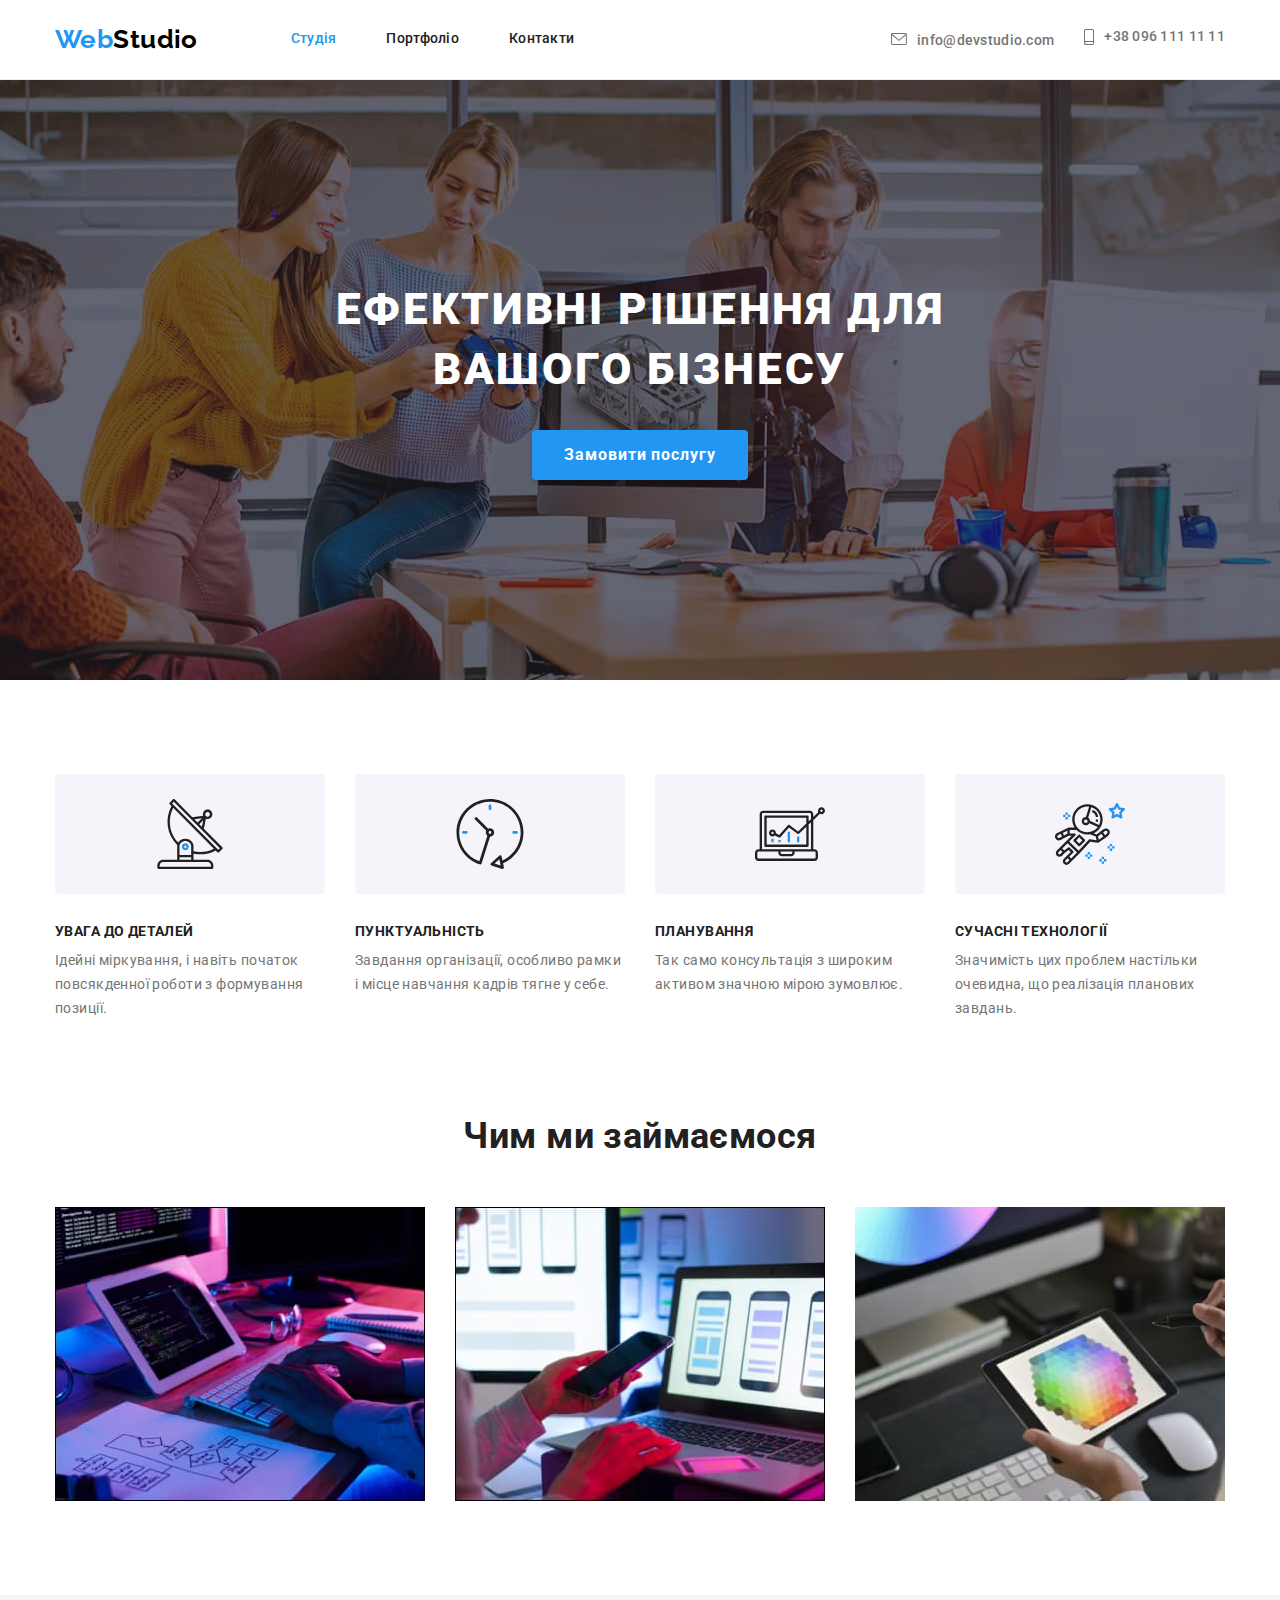
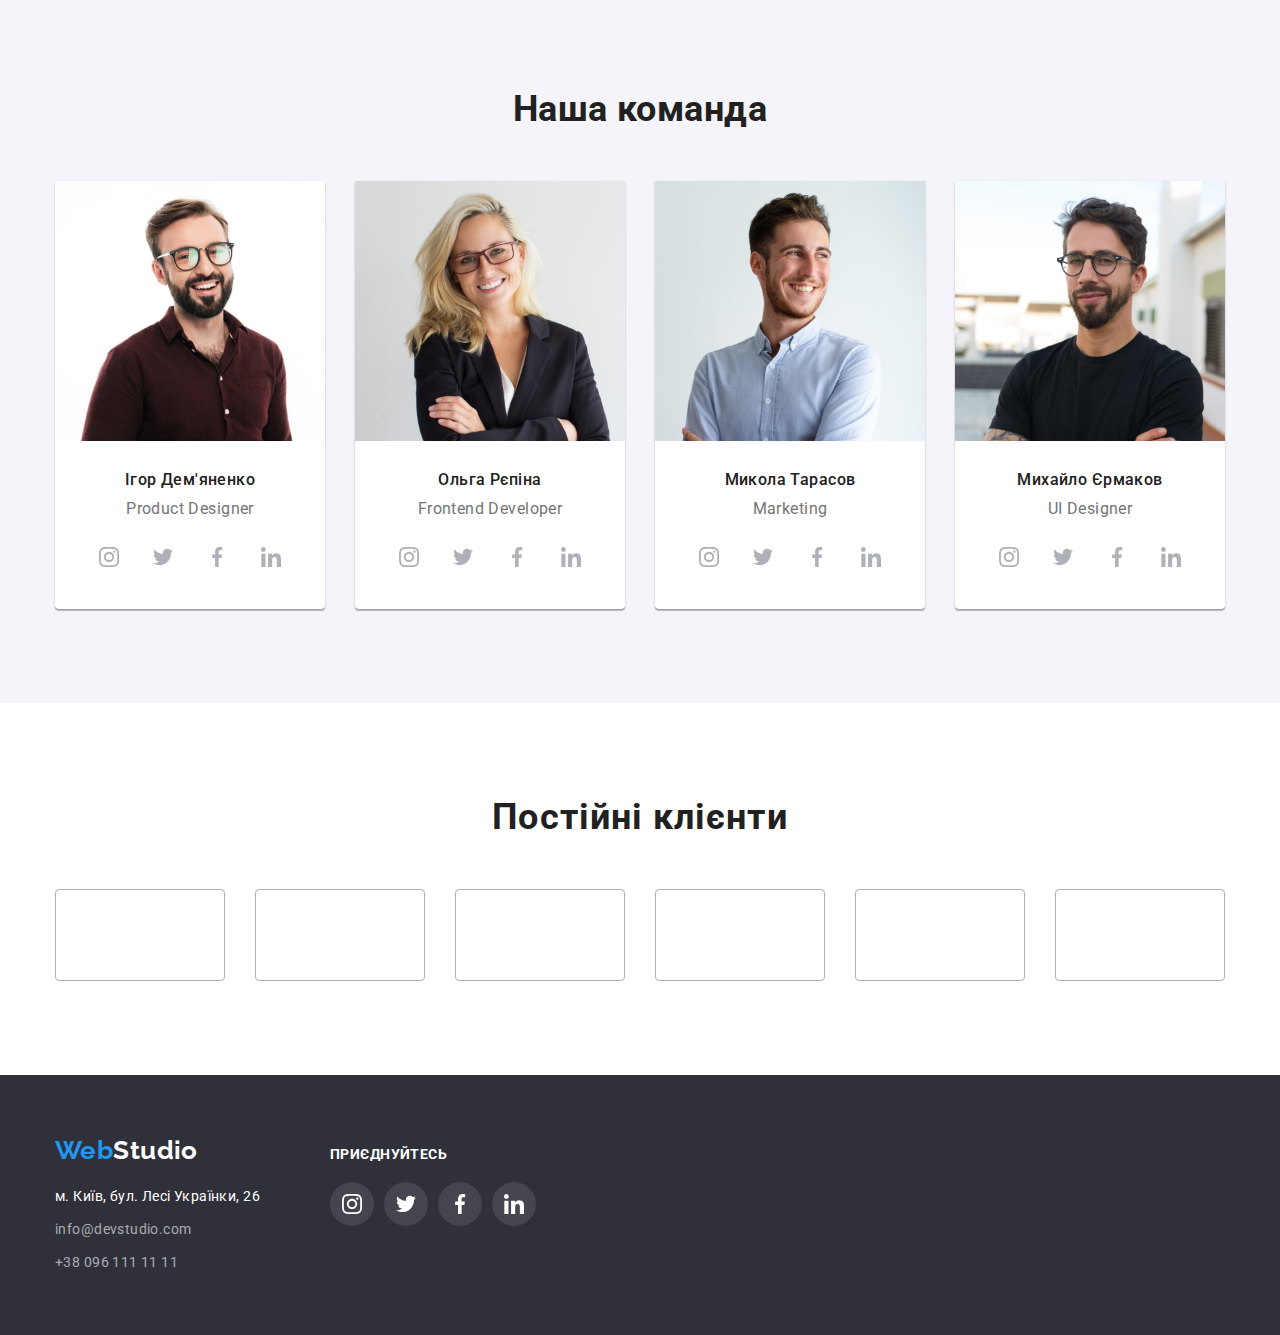
<file: index.html>
<!DOCTYPE html>
<html lang="uk">
  <head>
    <meta charset="UTF-8" />
    <meta http-equiv="X-UA-Compatible" content="IE=edge" />
    <meta name="viewport" content="width=device-width, initial-scale=1.0" />
    <title>Document</title>

    <link rel="preconnect" href="https://fonts.googleapis.com" />
    <link rel="preconnect" href="https://fonts.gstatic.com" crossorigin />
    <link
      href="https://fonts.googleapis.com/css2?family=Raleway:wght@700&family=Roboto:wght@400;500;700;900&display=swap"
      rel="stylesheet"
    />
    <link
      rel="stylesheet"
      href="https://cdnjs.cloudflare.com/ajax/libs/modern-normalize/1.1.0/modern-normalize.min.css"
    />
    <link rel="stylesheet" href="./css/style.css" />
  </head>
  <body>
    <header class="page-header">
      <div class="container header-container">
        <nav class="main-nav">
          <a href="./index.html" class="logo"
            ><span class="accent">Web</span>Studio</a
          >
          <ul class="site-nav">
            <li class="item">
              <a href="./index.html" class="nav-link current">Студія</a>
            </li>
            <li class="item">
              <a href="./portfolio.html" class="nav-link">Портфоліо</a>
            </li>
            <li class="item">
              <a href="" class="nav-link">Контакти</a>
            </li>
          </ul>
        </nav>
        <ul class="contacts-nav">
          <li class="item">
            <a href="mailto:info@devstudio.com" class="contacts-link">
              <svg class="contacts-icon" width="16" height="12">
                <use href="./images/symbol-defs.svg#icon-envelope"></use>
              </svg>
              info@devstudio.com</a
            >
          </li>
          <li class="item">
            <a href="tel:+380961111111" class="contacts-link">
              <svg class="contacts-icon" width="10" height="16">
                <use href="./images/symbol-defs.svg#icon-smartphone"></use>
              </svg>
              +38 096 111 11 11
            </a>
          </li>
        </ul>
      </div>
    </header>
    <main>
      <section class="section hero">
        <h1 class="hero-title">Ефективні рішення для вашого бізнесу</h1>
        <button type="button" class="hero-btn">Замовити послугу</button>
      </section>
      <section class="section">
        <div class="container">
          <h2 class="visually-hidden">Особливості</h2>
          <ul class="features">
            <li class="item">
              <div class="features-icons">
                <svg class="icon">
                  <use href="./images/symbol-defs.svg#icon-Group-1"></use>
                </svg>
              </div>
              <h3 class="features-title">Увага до деталей</h3>
              <p class="features-text">
                Ідейні міркування, і навіть початок повсякденної роботи з
                формування позиції.
              </p>
            </li>
            <li class="item">
              <div class="features-icons">
                <svg class="icon">
                  <use href="./images/symbol-defs.svg#icon-Group-2"></use>
                </svg>
              </div>
              <h3 class="features-title">Пунктуальність</h3>
              <p class="features-text">
                Завдання організації, особливо рамки і місце навчання кадрів
                тягне у себе.
              </p>
            </li>
            <li class="item">
              <div class="features-icons">
                <svg class="icon">
                  <use href="./images/symbol-defs.svg#icon-Group-3"></use>
                </svg>
              </div>
              <h3 class="features-title">Планування</h3>
              <p class="features-text">
                Так само консультація з широким активом значною мірою зумовлює.
              </p>
            </li>
            <li class="item">
              <div class="features-icons">
                <svg class="icon">
                  <use href="./images/symbol-defs.svg#icon-Group-4"></use>
                </svg>
              </div>
              <h3 class="features-title">Сучасні технології</h3>
              <p class="features-text">
                Значимість цих проблем настільки очевидна, що реалізація
                планових завдань.
              </p>
            </li>
          </ul>
        </div>
      </section>
      <section class="section activity">
        <div class="container">
          <h2 class="section-title">Чим ми займаємося</h2>
          <ul class="section-list">
            <li class="item">
              <img src="./images/1.jpg" alt="box1" width="370" height="294" />
            </li>
            <li class="item">
              <img src="./images/2.jpg" alt="box2" width="370" height="294" />
            </li>
            <li class="item">
              <img src="./images/3.jpg" alt="box3" width="370" height="294" />
            </li>
          </ul>
        </div>
      </section>
      <section class="section team">
        <div class="container">
          <h2 class="section-title">Наша команда</h2>
          <ul class="team-list">
            <li class="item">
              <img
                src="./images/member1.jpg"
                alt="member1"
                width="270"
                height="260"
              />
              <div class="member-info">
                <h3 class="title">Ігор Дем'яненко</h3>
                <p class="text">Product Designer</p>
                <ul class="social-links-list">
                  <li>
                    <a href="" class="social-link">
                      <svg class="social-icons" width="20" height="20">
                        <use
                          href="./images/symbol-defs.svg#icon-instagram"
                        ></use>
                      </svg>
                    </a>
                  </li>
                  <li>
                    <a href="" class="social-link">
                      <svg class="social-icons" width="20" height="20">
                        <use href="./images/symbol-defs.svg#icon-twitter"></use>
                      </svg>
                    </a>
                  </li>
                  <li>
                    <a href="" class="social-link">
                      <svg class="social-icons" width="20" height="20">
                        <use
                          href="./images/symbol-defs.svg#icon-facebook"
                        ></use>
                      </svg>
                    </a>
                  </li>
                  <li>
                    <a href="" class="social-link">
                      <svg class="social-icons" width="20" height="20">
                        <use
                          href="./images/symbol-defs.svg#icon-linkedin"
                        ></use>
                      </svg>
                    </a>
                  </li>
                </ul>
              </div>
            </li>
            <li class="item">
              <img
                src="./images/member2.jpg"
                alt="member2"
                width="270"
                height="260"
              />
              <div class="member-info">
                <h3 class="title">Ольга Рєпіна</h3>
                <p class="text">Frontend Developer</p>
                <ul class="social-links-list">
                  <li>
                    <a href="" class="social-link">
                      <svg class="social-icons" width="20" height="20">
                        <use
                          href="./images/symbol-defs.svg#icon-instagram"
                        ></use>
                      </svg>
                    </a>
                  </li>
                  <li>
                    <a href="" class="social-link">
                      <svg class="social-icons" width="20" height="20">
                        <use href="./images/symbol-defs.svg#icon-twitter"></use>
                      </svg>
                    </a>
                  </li>
                  <li>
                    <a href="" class="social-link">
                      <svg class="social-icons" width="20" height="20">
                        <use
                          href="./images/symbol-defs.svg#icon-facebook"
                        ></use>
                      </svg>
                    </a>
                  </li>
                  <li>
                    <a href="" class="social-link">
                      <svg class="social-icons" width="20" height="20">
                        <use
                          href="./images/symbol-defs.svg#icon-linkedin"
                        ></use>
                      </svg>
                    </a>
                  </li>
                </ul>
              </div>
            </li>
            <li class="item">
              <img
                src="./images/member3.jpg"
                alt="member3"
                width="270"
                height="260"
              />
              <div class="member-info">
                <h3 class="title">Микола Тарасов</h3>
                <p class="text">Marketing</p>
                <ul class="social-links-list">
                  <li>
                    <a href="" class="social-link">
                      <svg class="social-icons" width="20" height="20">
                        <use
                          href="./images/symbol-defs.svg#icon-instagram"
                        ></use>
                      </svg>
                    </a>
                  </li>
                  <li>
                    <a href="" class="social-link">
                      <svg class="social-icons" width="20" height="20">
                        <use href="./images/symbol-defs.svg#icon-twitter"></use>
                      </svg>
                    </a>
                  </li>
                  <li>
                    <a href="" class="social-link">
                      <svg class="social-icons" width="20" height="20">
                        <use
                          href="./images/symbol-defs.svg#icon-facebook"
                        ></use>
                      </svg>
                    </a>
                  </li>
                  <li>
                    <a href="" class="social-link">
                      <svg class="social-icons" width="20" height="20">
                        <use
                          href="./images/symbol-defs.svg#icon-linkedin"
                        ></use>
                      </svg>
                    </a>
                  </li>
                </ul>
              </div>
            </li>
            <li class="item">
              <img
                src="./images/member4.jpg"
                alt="member4"
                width="270"
                height="260"
              />
              <div class="member-info">
                <h3 class="title">Михайло Єрмаков</h3>
                <p class="text">UI Designer</p>
                <ul class="social-links-list">
                  <li>
                    <a href="" class="social-link">
                      <svg class="social-icons" width="20" height="20">
                        <use
                          href="./images/symbol-defs.svg#icon-instagram"
                        ></use>
                      </svg>
                    </a>
                  </li>
                  <li>
                    <a href="" class="social-link">
                      <svg class="social-icons" width="20" height="20">
                        <use href="./images/symbol-defs.svg#icon-twitter"></use>
                      </svg>
                    </a>
                  </li>
                  <li>
                    <a href="" class="social-link">
                      <svg class="social-icons" width="20" height="20">
                        <use
                          href="./images/symbol-defs.svg#icon-facebook"
                        ></use>
                      </svg>
                    </a>
                  </li>

                  <li>
                    <a href="" class="social-link">
                      <svg class="social-icons" width="20" height="20">
                        <use
                          href="./images/symbol-defs.svg#icon-linkedin"
                        ></use>
                      </svg>
                    </a>
                  </li>
                </ul>
              </div>
            </li>
          </ul>
        </div>
      </section>
      <section class="section">
        <div class="container">
          <h2 class="clients-title">Постійні клієнти</h2>
          <ul class="clients-list">
            <li class="item">
              <a
                href=""
                target="_blank"
                rel="noopener noreferrent"
                class="link"
              >
                <svg class="clients-icon" width="106" height="60">
                  <use href="./images/symbol-defs.svg#icon-Logo-1"></use>
                </svg>
              </a>
            </li>
            <li class="item">
              <a
                href=""
                target="_blank"
                rel="noopener noreferrent"
                class="link"
              >
                <svg class="clients-icon" width="106" height="60">
                  <use href="./images/symbol-defs.svg#icon-Logo-2"></use>
                </svg>
              </a>
            </li>
            <li class="item">
              <a
                href=""
                target="_blank"
                rel="noopener noreferrent"
                class="link"
              >
                <svg class="clients-icon" width="106" height="60">
                  <use href="./images/symbol-defs.svg#icon-Logo-3"></use>
                </svg>
              </a>
            </li>
            <li class="item">
              <a
                href=""
                target="_blank"
                rel="noopener noreferrent"
                class="link"
              >
                <svg class="clients-icon" width="106" height="60">
                  <use href="./images/symbol-defs.svg#icon-Logo-4"></use>
                </svg>
              </a>
            </li>
            <li class="item">
              <a
                href=""
                target="_blank"
                rel="noopener noreferrent"
                class="link"
              >
                <svg class="clients-icon" width="106" height="60">
                  <use href="./images/symbol-defs.svg#icon-Logo-5"></use>
                </svg>
              </a>
            </li>
            <li class="item">
              <a
                href=""
                target="_blank"
                rel="noopener noreferrent"
                class="link"
              >
                <svg class="clients-icon" width="106" height="60">
                  <use href="./images/symbol-defs.svg#icon-Logo-6"></use>
                </svg>
              </a>
            </li>
          </ul>
        </div>
      </section>
    </main>
    <footer class="page-footer">
      <div class="container footer-container">
        <div>
          <a href="./index.html" class="logo"
            ><span class="accent">Web</span>Studio</a
          >
          <address>
            <ul class="contacts-list">
              <li class="item">
                <a
                  href="https://goo.gl/maps/iiZ4q8Yc7zTfPGvo6"
                  target="_blank"
                  rel="noopener noreferrent"
                  class="footer-link"
                  >м. Київ, бул. Лесі Українки, 26</a
                >
              </li>
              <li class="item">
                <a href="mailto:info@devstudio.com" class="footer-contacts"
                  >info@devstudio.com</a
                >
              </li>
              <li class="item">
                <a href="tel:+380961111111" class="footer-contacts"
                  >+38 096 111 11 11</a
                >
              </li>
            </ul>
          </address>
        </div>
        <div class="join-in">
          <h2 class="footer-social-text">приєднуйтесь</h2>
          <ul class="footer-social-list">
            <li>
              <a href="" class="footer-social-link">
                <svg class="social-icons" width="20" height="20">
                  <use href="./images/symbol-defs.svg#icon-instagram"></use>
                </svg>
              </a>
            </li>
            <li>
              <a href="" class="footer-social-link">
                <svg class="social-icons" width="20" height="20">
                  <use href="./images/symbol-defs.svg#icon-twitter"></use>
                </svg>
              </a>
            </li>
            <li>
              <a href="" class="footer-social-link">
                <svg class="social-icons" width="20" height="20">
                  <use href="./images/symbol-defs.svg#icon-facebook"></use>
                </svg>
              </a>
            </li>
            <li>
              <a href="" class="footer-social-link">
                <svg class="social-icons" width="20" height="20">
                  <use href="./images/symbol-defs.svg#icon-linkedin"></use>
                </svg>
              </a>
            </li>
          </ul>
        </div>
      </div>
    </footer>
  </body>
</html>
</file>
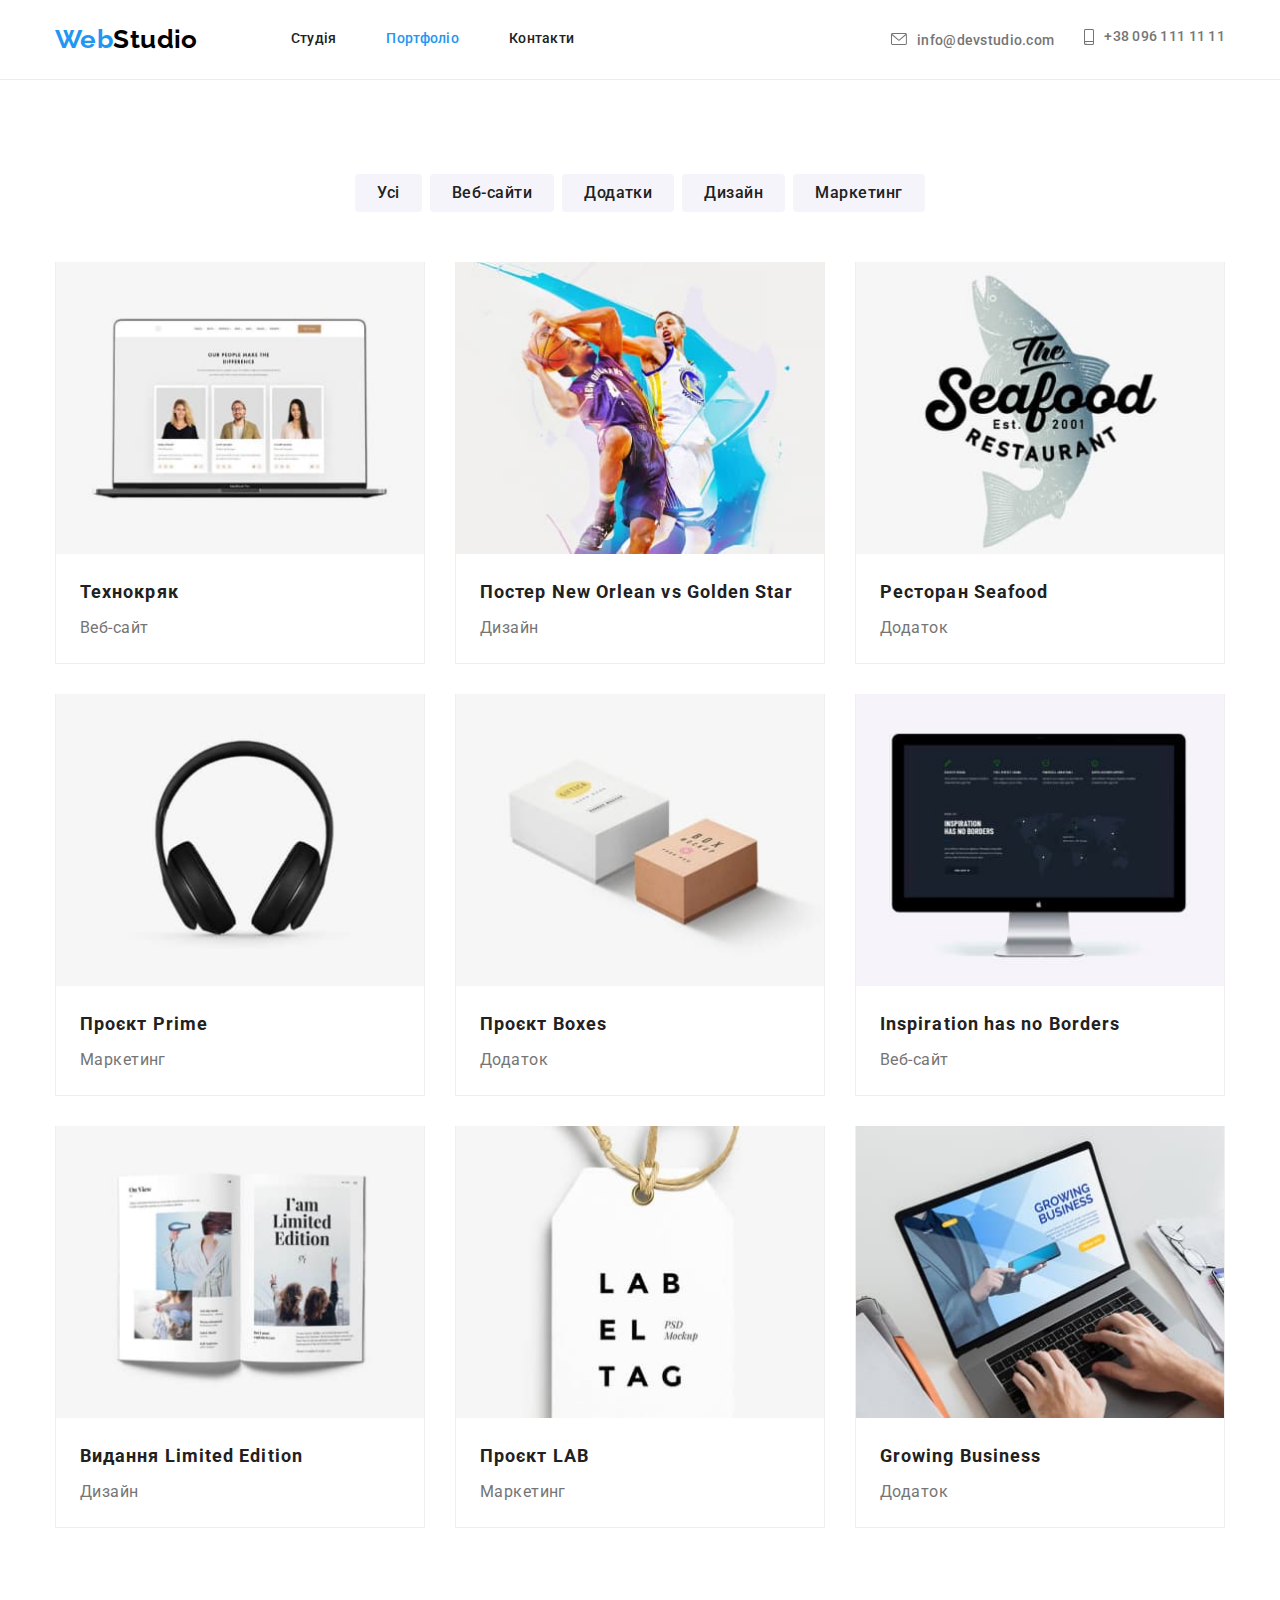
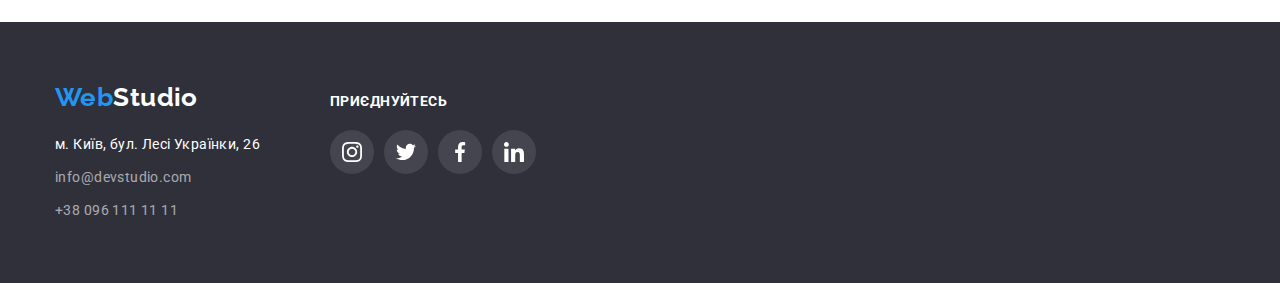
<file: portfolio.html>
<!DOCTYPE html>
<html lang="uk">
  <head>
    <meta charset="UTF-8" />
    <meta http-equiv="X-UA-Compatible" content="IE=edge" />
    <meta name="viewport" content="width=device-width, initial-scale=1.0" />
    <title>Document</title>

    <link rel="preconnect" href="https://fonts.googleapis.com" />
    <link rel="preconnect" href="https://fonts.gstatic.com" crossorigin />
    <link
      href="https://fonts.googleapis.com/css2?family=Raleway:wght@700&family=Roboto:wght@400;500;700;900&display=swap"
      rel="stylesheet"
    />
    <link
      rel="stylesheet"
      href="https://cdnjs.cloudflare.com/ajax/libs/modern-normalize/1.1.0/modern-normalize.min.css"
    />
    <link rel="stylesheet" href="./css/style.css" />
  </head>
  <body>
    <header class="page-header">
      <div class="container header-container">
        <nav class="main-nav">
          <a href="./index.html" class="logo"
            ><span class="accent">Web</span>Studio</a
          >
          <ul class="site-nav">
            <li class="item">
              <a href="./index.html" class="nav-link">Студія</a>
            </li>
            <li class="item">
              <a href="./portfolio.html" class="nav-link current">Портфоліо</a>
            </li>
            <li class="item">
              <a href="" class="nav-link">Контакти</a>
            </li>
          </ul>
        </nav>
        <ul class="contacts-nav">
          <li class="item">
            <a href="mailto:info@devstudio.com" class="contacts-link">
              <svg class="contacts-icon" width="16" height="12">
                <use href="./images/symbol-defs.svg#icon-envelope"></use>
              </svg>
              info@devstudio.com</a
            >
          </li>
          <li class="item">
            <a href="tel:+380961111111" class="contacts-link">
              <svg class="contacts-icon" width="10" height="16">
                <use href="./images/symbol-defs.svg#icon-smartphone"></use>
              </svg>
              +38 096 111 11 11
            </a>
          </li>
        </ul>
      </div>
    </header>
    <main>
      <section class="section">
        <div class="container">
          <h1 class="visually-hidden">Портфоліо</h1>
          <ul class="btns-list">
            <li class="item">
              <button type="button" class="portfolio-btn">Усі</button>
            </li>
            <li class="item">
              <button type="button" class="portfolio-btn">Веб-сайти</button>
            </li>
            <li class="item">
              <button type="button" class="portfolio-btn">Додатки</button>
            </li>
            <li class="item">
              <button type="button" class="portfolio-btn">Дизайн</button>
            </li>
            <li class="item">
              <button type="button" class="portfolio-btn">Маркетинг</button>
            </li>
          </ul>
          <ul class="projects-list">
            <li class="item">
              <a
                href=""
                target="_blank"
                rel="noopener noreferrent"
                class="link"
              >
                <img
                  src="./images/portfolio1.jpg"
                  alt="project1"
                  width="370"
                  height="294"
                />
                <div class="info">
                  <h2 class="title">Технокряк</h2>
                  <p class="text">Веб-сайт</p>
                </div>
              </a>
            </li>
            <li class="item">
              <a
                class="link"
                href=""
                target="_blank"
                rel="noopener noreferrent"
              >
                <img
                  src="./images/portfolio2.jpg"
                  alt="project2"
                  width="370"
                  height="294"
                />
                <div class="info">
                  <h2 class="title">Постер New Orlean vs Golden Star</h2>
                  <p class="text">Дизайн</p>
                </div>
              </a>
            </li>
            <li class="item">
              <a
                class="link"
                href=""
                target="_blank"
                rel="noopener noreferrent"
              >
                <img
                  src="./images/portfolio3.jpg"
                  alt="project3"
                  width="370"
                  height="294"
                />
                <div class="info">
                  <h2 class="title">Ресторан Seafood</h2>
                  <p class="text">Додаток</p>
                </div>
              </a>
            </li>
            <li class="item">
              <a
                class="link"
                href=""
                target="_blank"
                rel="noopener noreferrent"
              >
                <img
                  src="./images/portfolio4.jpg"
                  alt="project4"
                  width="370"
                  height="294"
                />
                <div class="info">
                  <h2 class="title">Проєкт Prime</h2>
                  <p class="text">Маркетинг</p>
                </div>
              </a>
            </li>
            <li class="item">
              <a
                class="link"
                href=""
                target="_blank"
                rel="noopener noreferrent"
              >
                <img
                  src="./images/portfolio5.jpg"
                  alt="project5"
                  width="370"
                  height="294"
                />
                <div class="info">
                  <h2 class="title">Проєкт Boxes</h2>
                  <p class="text">Додаток</p>
                </div>
              </a>
            </li>
            <li class="item">
              <a
                class="link"
                href=""
                target="_blank"
                rel="noopener noreferrent"
              >
                <img
                  src="./images/portfolio6.jpg"
                  alt="project6"
                  width="370"
                  height="294"
                />
                <div class="info">
                  <h2 class="title">Inspiration has no Borders</h2>
                  <p class="text">Веб-сайт</p>
                </div>
              </a>
            </li>
            <li class="item">
              <a
                class="link"
                href=""
                target="_blank"
                rel="noopener noreferrent"
              >
                <img
                  src="./images/portfolio7.jpg"
                  alt="project7"
                  width="370"
                  height="294"
                />
                <div class="info">
                  <h2 class="title">Видання Limited Edition</h2>
                  <p class="text">Дизайн</p>
                </div>
              </a>
            </li>
            <li class="item">
              <a href="" target="_blank" rel="noopener noreferrent">
                <img
                  src="./images/portfolio8.jpg"
                  alt="project8"
                  width="370"
                  height="294"
                  class="link"
                />
                <div class="info">
                  <h2 class="title">Проєкт LAB</h2>
                  <p class="text">Маркетинг</p>
                </div>
              </a>
            </li>
            <li class="item">
              <a
                class="link"
                href=""
                target="_blank"
                rel="noopener noreferrent"
              >
                <img
                  src="./images/portfolio9.jpg"
                  alt="project9"
                  width="370"
                  height="294"
                />
                <div class="info">
                  <h2 class="title">Growing Business</h2>
                  <p class="text">Додаток</p>
                </div>
              </a>
            </li>
          </ul>
        </div>
      </section>
    </main>
    <footer class="page-footer">
      <div class="container footer-container">
        <div>
          <a href="./index.html" class="logo"
            ><span class="accent">Web</span>Studio</a
          >
          <address>
            <ul class="contacts-list">
              <li class="item">
                <a
                  href="https://goo.gl/maps/iiZ4q8Yc7zTfPGvo6"
                  target="_blank"
                  rel="noopener noreferrent"
                  class="footer-link"
                  >м. Київ, бул. Лесі Українки, 26</a
                >
              </li>
              <li class="item">
                <a href="mailto:info@devstudio.com" class="footer-contacts"
                  >info@devstudio.com</a
                >
              </li>
              <li class="item">
                <a href="tel:+380961111111" class="footer-contacts"
                  >+38 096 111 11 11</a
                >
              </li>
            </ul>
          </address>
        </div>
        <div class="join-in">
          <h2 class="footer-social-text">приєднуйтесь</h2>
          <ul class="footer-social-list">
            <li>
              <a href="" class="footer-social-link">
                <svg class="social-icons" width="20" height="20">
                  <use href="./images/symbol-defs.svg#icon-instagram"></use>
                </svg>
              </a>
            </li>
            <li>
              <a href="" class="footer-social-link">
                <svg class="social-icons" width="20" height="20">
                  <use href="./images/symbol-defs.svg#icon-twitter"></use>
                </svg>
              </a>
            </li>
            <li>
              <a href="" class="footer-social-link">
                <svg class="social-icons" width="20" height="20">
                  <use href="./images/symbol-defs.svg#icon-facebook"></use>
                </svg>
              </a>
            </li>
            <li>
              <a href="" class="footer-social-link">
                <svg class="social-icons" width="20" height="20">
                  <use href="./images/symbol-defs.svg#icon-linkedin"></use>
                </svg>
              </a>
            </li>
          </ul>
        </div>
      </div>
    </footer>
  </body>
</html>
</file>
<file: css/style.css>
:root {
  --primary-text-color: #757575;
  --title-text-color: #212121;
  --accent-color: #2196f3;
  --white-color: #ffffff;
  --background-color: #2f303a;
  --light-bckgrnd-color: #f5f4fa;
}
h1,
h2,
h3,
p,
ul {
  list-style-type: none;
  padding: 0;
  margin-top: 0;
  margin-bottom: 0;
}
body {
  background-color: var(--white-color);
  color: var(--title-text-color);
  font-family: "Roboto", sans-serif;
  font-size: 14px;
  letter-spacing: 0.03em;
}
ul {
  list-style-type: none;
}
/* хедер 1170*80*/
.page-header {
  border-bottom: 1px solid #ececec;
  padding: 24px 0 24px 0;
}
.header-container {
  display: flex;
  align-items: center;
}

.section {
  padding-top: 94px;
  padding-bottom: 94px;
}
.container {
  width: 1200px;
  padding-left: 15px;
  padding-right: 15px;
  margin-left: auto;
  margin-right: auto;
}
.main-nav {
  display: flex;
  align-items: center;
}
.site-nav {
  display: flex;
}
.site-nav .item + .item {
  margin-left: 50px;
}
.site-nav .current {
  color: var(--accent-color);
}
.logo {
  margin-right: 93px;
  font-family: "Raleway", sans-serif;
  font-style: normal;
  font-weight: 700;
  font-size: 26px;
  line-height: 1.19;
  color: #000000;
  text-decoration: none;
}
.logo .accent {
  color: var(--accent-color);
}
.nav-link {
  display: block;
  text-decoration: none;
  font-weight: 500;
  line-height: 1.14;
  letter-spacing: 0.02em;
  color: var(--title-text-color);
}

.contacts-nav {
  display: flex;
  align-items: baseline;
  margin-left: auto;
  padding: 0;
}
.contacts-nav .item + .item {
  margin-left: 30px;
}
.contacts-icon {
  fill: currentColor;
}

.contacts-link {
  display: flex;
  gap: 10px;
  text-decoration: none;
  font-weight: 500;
  line-height: 1.14;
  letter-spacing: 0.02em;
  color: var(--primary-text-color);
}

.nav-link:hover,
.nav-link:focus,
.contacts-link:hover,
.contacts-link:focus {
  color: var(--accent-color);
}

.contacts-nav:hover .contacts-icon,
.contacts-nav:focus .contacts-icon {
  fill: var(--accent-color);
}
/* мейн контент */
/* перша секція */
.hero {
  background-color: var(--background-color);
  background-image: linear-gradient(
      rgba(47, 48, 58, 0.4),
      rgba(47, 48, 58, 0.4)
    ),
    url(../images/Img.jpg);
  background-repeat: no-repeat;
  background-position: center;
  background-size: cover;
  max-width: 1600px;
  padding-top: 200px;
  padding-bottom: 200px;
  margin: 0 auto;
}
.hero-title {
  width: 696px;
  margin-top: 0;
  margin-left: auto;
  margin-right: auto;
  margin-bottom: 30px;
  font-weight: 900;
  font-size: 44px;
  line-height: 1.36;
  text-align: center;
  letter-spacing: 0.06em;
  text-transform: uppercase;
  color: var(--white-color);
}
.hero-btn {
  margin-left: auto;
  margin-right: auto;
  padding: 10px 32px;
  border: none;
  border-radius: 4px;
  font-family: inherit;
  font-weight: 700;
  font-size: 16px;
  line-height: 1.87;
  display: flex;
  align-items: center;
  text-align: center;
  letter-spacing: 0.06em;
  color: var(--white-color);
  background: var(--accent-color);
  box-shadow: 0px 4px 4px rgba(0, 0, 0, 0.15);

  cursor: pointer;
}
.hero-btn:hover,
.hero-btn:focus {
  background-color: #188ce8;
}
/* features*/
.visually-hidden {
  position: absolute;
  white-space: nowrap;
  width: 1px;
  height: 1px;
  overflow: hidden;
  border: 0;
  padding: 0;
  clip: rect(0 0 0 0);
  clip-path: inset(50%);
  margin: -1px;
}
.features {
  display: flex;
  justify-content: center;
  align-items: center;
}

.features .item {
  width: calc((100% - 90px) / 4);
  height: 248px;
  margin-right: 30px;
}
.features .item:last-child {
  margin-right: 0;
}
.features-icons {
  display: flex;
  justify-content: center;
  align-items: center;
  gap: 30px;
  height: 120px;
  margin-bottom: 30px;
  border-radius: 4px;
}
.features-title {
  margin-bottom: 10px;
  font-weight: 700;
  font-size: 14px;
  line-height: 1.14;
  text-transform: uppercase;
  color: var(--title-text-color);
}
.features-text {
  line-height: 1.71;
  color: var(--primary-text-color);
}

/* третя секція  чим ми займаємось*/
img {
  display: block;
  max-width: 100%;
  height: auto;
}
.activity {
  padding-top: 0;
}
.section-title {
  margin-bottom: 50px;
  font-weight: 700;
  font-size: 36px;
  line-height: 1.16;
  text-align: center;
  color: var(--title-text-color);
}
.section-list {
  display: flex;
}
.section-list .item {
  margin-right: 30px;
}
.section-list .item:last-child {
  margin-right: 0;
}

/* команда */
.team {
  background-color: var(--light-bckgrnd-color);
}

.team-list {
  display: flex;
}
.team-list .item {
  width: 270px;
  margin-right: 30px;
  box-shadow: 0px 1px 3px rgba(0, 0, 0, 0.12), 0px 1px 1px rgba(0, 0, 0, 0.14),
    0px 2px 1px rgba(0, 0, 0, 0.2);
  border-radius: 0px 0px 4px 4px;
  background-color: var(--white-color);
}
.team-list .item:last-child {
  margin-right: 0;
}
.team-list .title {
  min-width: 270px;
  margin-bottom: 10px;
  font-weight: 500;
  font-size: 16px;
  line-height: 1.18;
  text-align: center;
  color: var(--title-text-color);
}
.team-list .text {
  min-width: 270px;
  margin-bottom: 16px;
  font-size: 16px;
  line-height: 1.18;
  text-align: center;
  color: var(--primary-text-color);
}
.member-info {
  padding: 30px 0 30px 0;
}
.social-links-list {
  display: flex;
  justify-content: center;
  gap: 10px;
}
.social-link {
  display: flex;
  justify-content: center;
  align-items: center;
  width: 44px;
  height: 44px;
  border-radius: 50%;
  color: #afb1b8;
  background-color: var(--white-color);
}
.social-icons {
  fill: currentColor;
}
.social-link:hover,
.social-link:focus {
  background-color: var(--accent-color);
}
.social-link:hover .social-icons,
.social-link:focus .social-icons {
  fill: var(--white-color);
}
/* Клієнти */
.clients-title {
  font-weight: 700;
  font-size: 36px;
  line-height: 1.16;
  text-align: center;
  letter-spacing: 0.03em;
  margin-bottom: 50px;
}
.clients-list {
  display: flex;
  justify-content: center;
  align-items: center;
  gap: 30px;
  cursor: pointer;
}
.clients-list .item {
  width: 170px;
  height: 92px;
}
.clients-list .link {
  display: flex;
  justify-content: center;
  align-items: center;
  width: 100%;
  height: 100%;
  padding: 16px 32px;
  color: #afb1b8;
  border: 1px solid #afb1b8;
  border-radius: 4px;
}

.clients-icon {
  fill: currentColor;
}

.clients-list .link:hover,
.clients-list .link:focus {
  color: var(--accent-color);
  border: 1px solid var(--accent-color);
}
/* футер */

.page-footer {
  background-color: var(--background-color);
  padding: 60px 0 60px 0;
}
.footer-container {
  display: flex;
  align-items: baseline;
  gap: 70px;
}
.page-footer .logo {
  display: inline-block;
  margin-right: 0;
  margin-bottom: 20px;
  color: var(--white-color);
}
address {
  font-style: normal;
}
a {
  color: var(--title-text-color);
  text-decoration: none;
  outline: none;
  line-height: 1.71;
}
.contacts-list {
  padding-left: 0;
}
.contacts-list .item {
  margin-bottom: 9px;
}
.contacts-list .item:last-child {
  margin-bottom: 0;
}
.footer-link {
  color: var(--white-color);
}
.footer-contacts {
  color: rgba(255, 255, 255, 0.6);
}

.footer-contacts:hover,
.footer-contacts:focus {
  color: var(--accent-color);
}

.footer-social-text {
  font-size: 14px;
  font-weight: 700;
  line-height: 1.14;
  text-transform: uppercase;
  color: var(--white-color);
  margin-bottom: 20px;
}
.footer-social-list {
  display: flex;
  justify-content: center;
  align-items: center;
  gap: 10px;
}
.footer-social-link {
  display: flex;
  justify-content: center;
  align-items: center;
  width: 44px;
  height: 44px;
  border-radius: 50%;
  background-color: rgba(255, 255, 255, 0.1);
}
.footer-social-link .social-icons {
  fill: var(--white-color);
}
.footer-social-link:hover,
.footer-social-link:focus {
  background-color: var(--accent-color);
}
/* portfolio */
.portfolio {
  background-color: var(--white-color);
}
.btns-list {
  display: flex;
  justify-content: center;
  margin-left: auto;
  margin-bottom: 50px;
}

.portfolio-btn {
  padding: 6px 22px;
  border: 0px;
  border-radius: 4px;

  background-color: var(--light-bckgrnd-color);
  color: var(--title-text-color);

  font-family: inherit;
  font-weight: 500;
  font-size: 16px;
  line-height: 1.6;
  text-align: center;
  letter-spacing: 0.03em;
  white-space: nowrap;
}
.btns-list .item + .item {
  margin-left: 8px;
}
.portfolio-btn:hover,
.portfolio-btn:focus {
  background-color: var(--accent-color);
  color: var(--white-color);
  box-shadow: 0px 3px 1px rgba(0, 0, 0, 0.1), 0px 1px 2px rgba(0, 0, 0, 0.08),
    0px 2px 2px rgba(0, 0, 0, 0.12);
  cursor: pointer;
}
.projects-list {
  display: flex;
  flex-wrap: wrap;
  padding-left: 0;
  padding-right: 0;
}

.projects-list .item {
  width: 370px;
  margin-right: 30px;
  margin-bottom: 30px;
  border-bottom: 1px solid #eeeeee;
  border-left: 1px solid #eeeeee;
  border-right: 1px solid #eeeeee;
}
.projects-list .item:nth-child(3n) {
  margin-right: 0;
}

.projects-list .item:nth-last-child(-n + 3) {
  margin-bottom: 0;
}
.projects-list .link {
  display: block;
}
.projects-list .info {
  padding: 20px 24px;
}
.projects-list .title {
  margin-bottom: 4px;
  font-weight: 700;
  font-size: 18px;
  line-height: 2;
  letter-spacing: 0.06em;
}
.projects-list .text {
  font-size: 16px;
  line-height: 1.8;
  color: var(--primary-text-color);
}
.projects-list .link:hover,
.projects-list .link:focus {
  box-shadow: 0px 1px 1px rgba(0, 0, 0, 0.12), 0px 4px 4px rgba(0, 0, 0, 0.06),
    1px 4px 6px rgba(0, 0, 0, 0.16);
}
</file>
